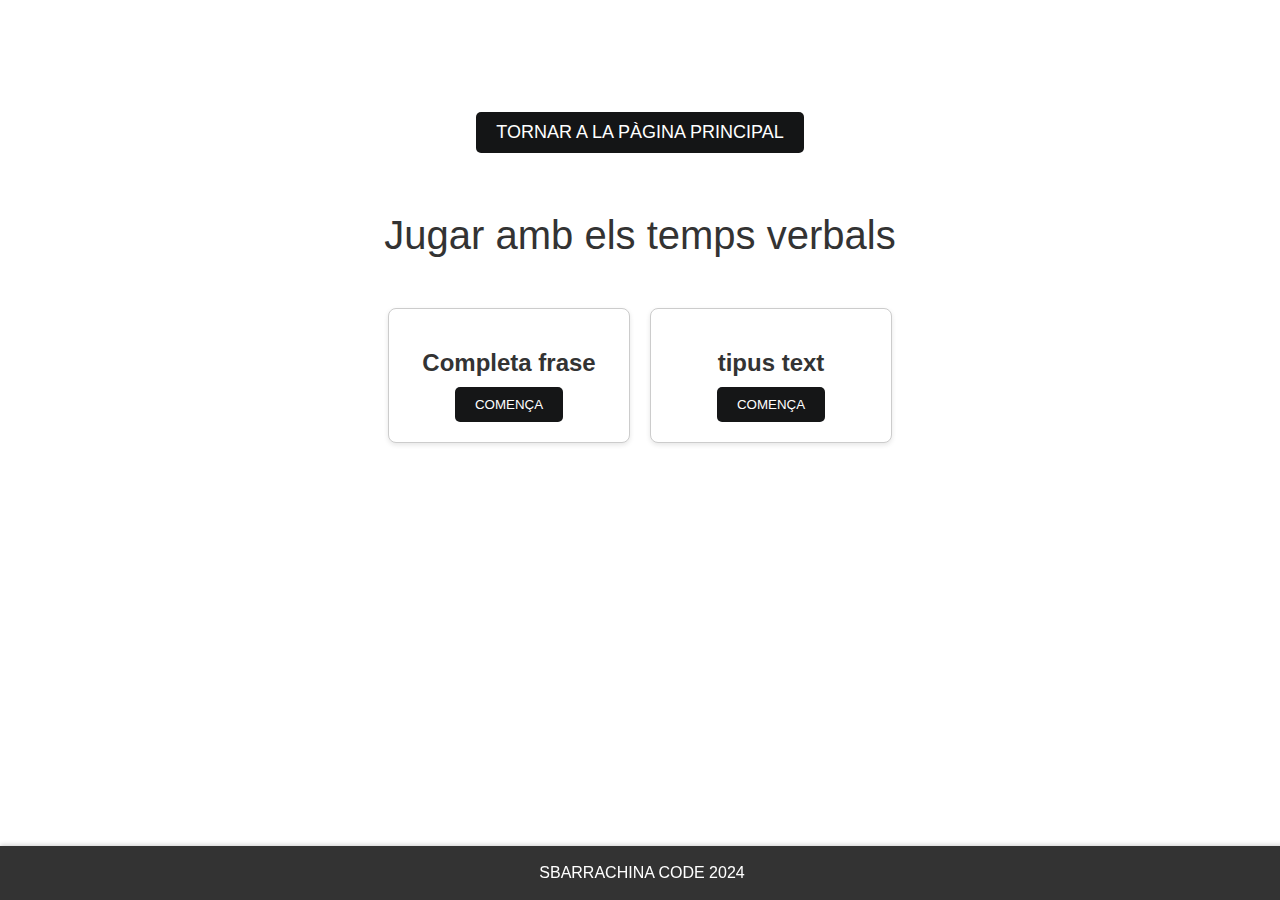
<file: Completa_frase/frase.html>
<!DOCTYPE html>
<html lang="ca">
<head>
    <meta charset="UTF-8">
    <meta name="viewport" content="width=device-width, initial-scale=1.0">
    <title>Pràctica de Verbs en Català</title>
    <link rel="stylesheet" href="styles_frase.css">
</head>
<body>
    <header>
        <h1>Verbs en Català</h1>
        <a href="/index.html" class="header-button">tornar a la pàgina principal</a>

    </header>

    <section id="intro">
        <p>Jugar amb els temps verbals </p>
    </section>
    <section id="games">
        <div class="game">
            <h2>Completa frase</h2>
            <button onclick="startFillInTheBlankGame()">Comença</button>
        </div>
    
        <div class="game">
            <h2> tipus text</h2>
            <button onclick="startConjugationGame()">Comença</button>
        </div>
    </section>
    
    <section id="fill-in-the-blank-game" class="hidden">
        <button id="close-fill-in-the-blank-game" class="close-btn">&times;</button>
        <h2>Completa la Frase</h2>
        <p id="sentence"></p>
        <input type="text" id="user-input">
        <button onclick="checkAnswer()">Comprova</button>
        <p id="result"></p>
        <button onclick="nextSentence()">Següent</button>
    </section>
    
    <section id="conjugation-game" class="hidden">
        <button id="close-conjugation-game" class="close-btn">&times;</button>
        <h2>Conjugació de Verbs</h2>
        <p id="conjugation-sentence"></p>
        <div id="conjugation-options"></div>
        <p id="conjugation-result"></p>
        <button onclick="nextConjugation()">Següent</button>
    </section>
    
    
    
    
    <footer>
        <p>Sbarrachina code 2024</p>
    </footer>

    <script src="/Completa_frase/script.js"></script>
</body>
</html>
</file>
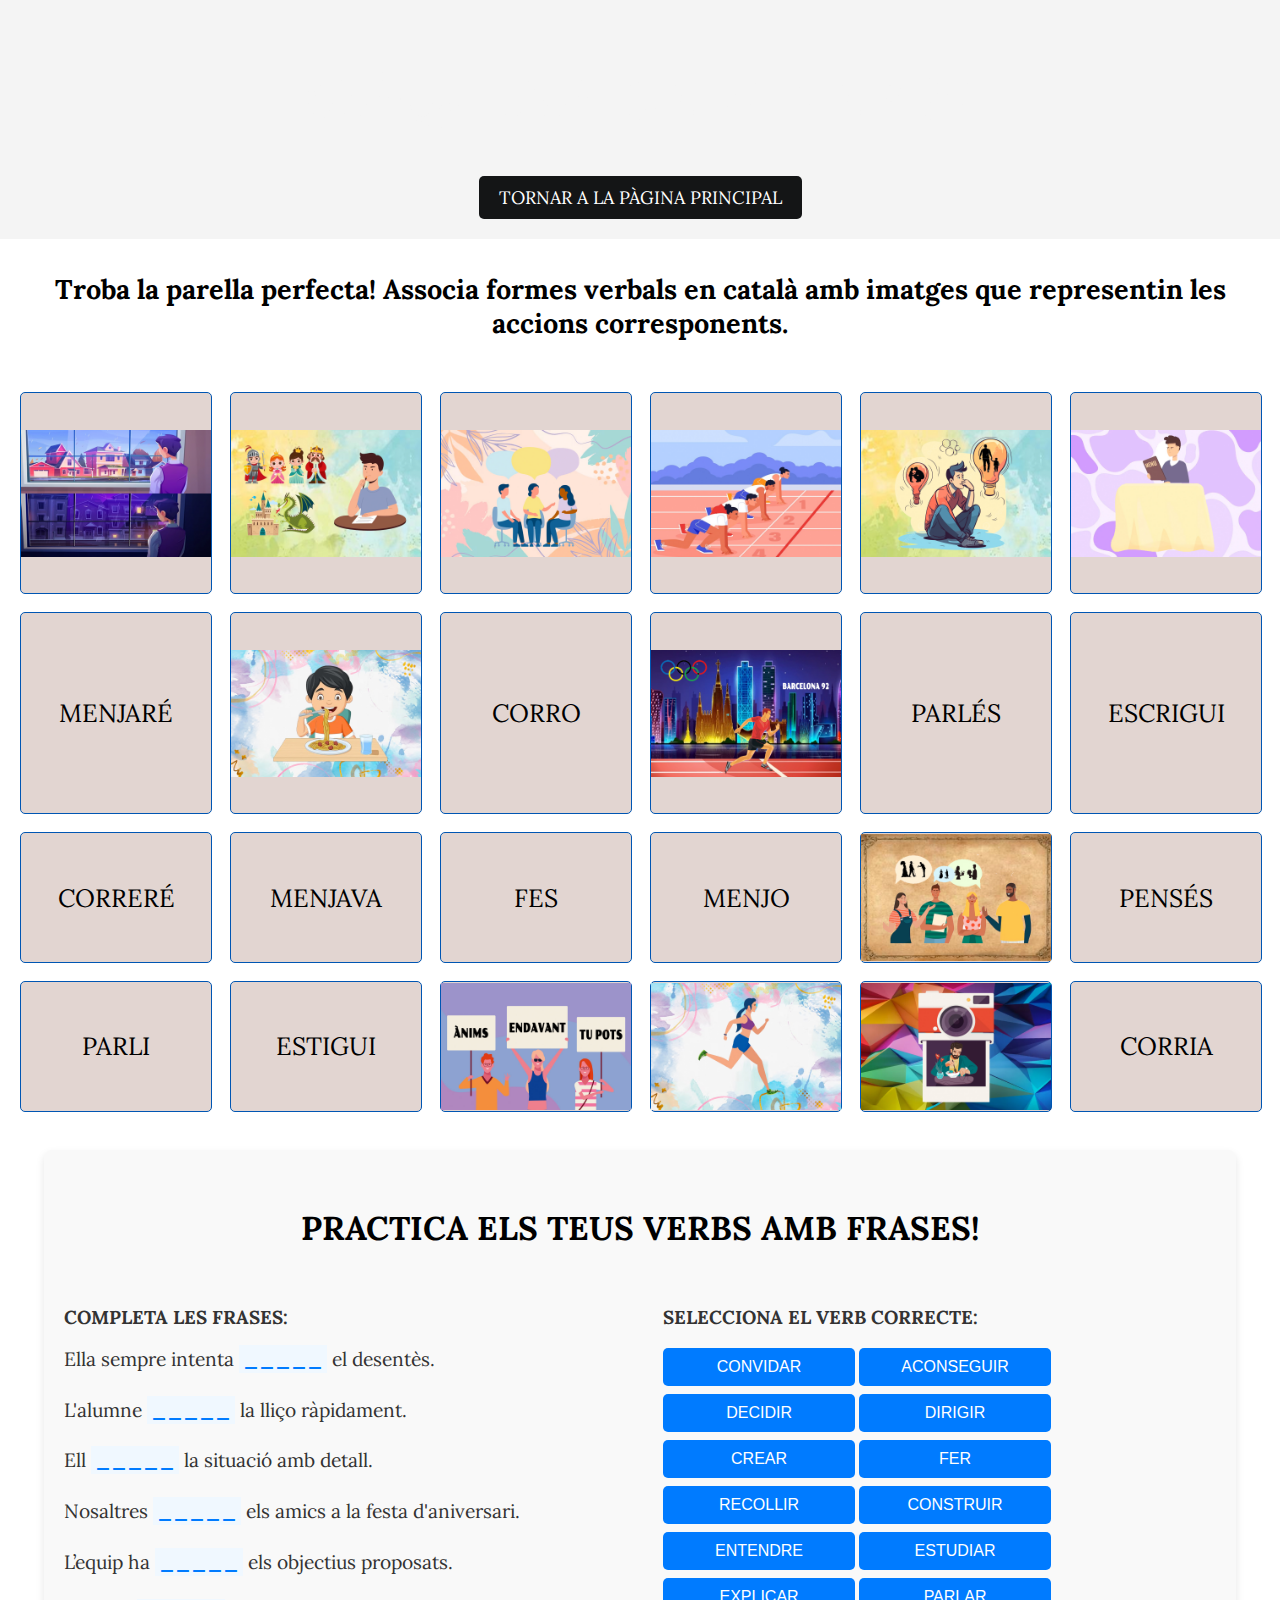
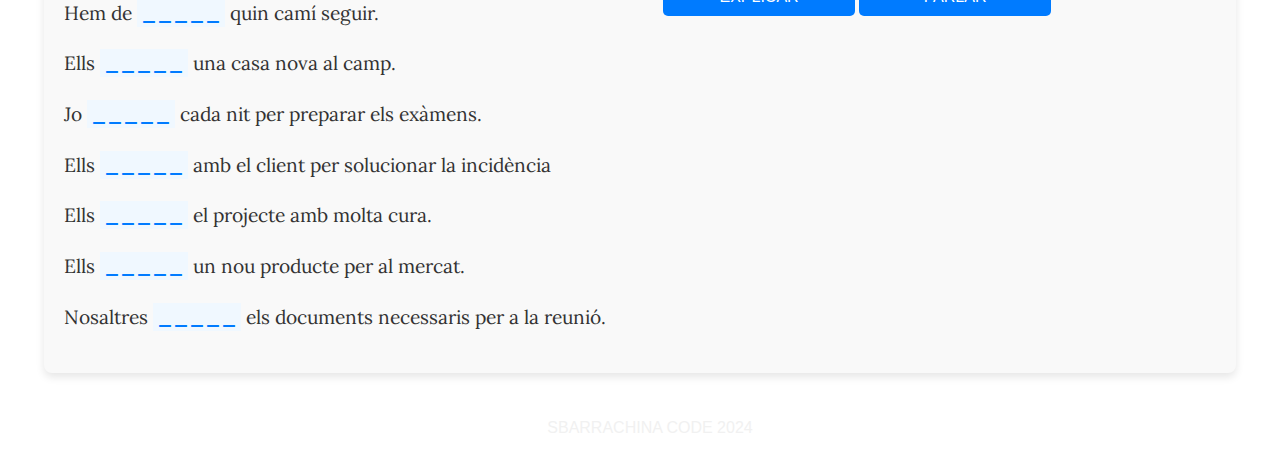
<file: parelles/parelles.html>
<!DOCTYPE html>
<html lang="ca">
  <head>
    <meta charset="UTF-8" />
    <meta name="viewport" content="width=device-width, initial-scale=1.0" />
    <title>Joc de Memòria de Verbs</title>
    <link rel="stylesheet" href="parelles_styles.css" />
  </head>
  <body>
    <header>
      <h1>Màquina dels verbs</h1>
      <a href="/index.html" class="header-button"
        >tornar a la pàgina principal</a
      >
    </header>

    <section id="game-section">
      <div class="benvinguda">
        <h2>
          Troba la parella perfecta! Associa formes verbals en català
          amb imatges que representin les accions corresponents.
        </h2>
      </div>
      <div id="game-board"></div>
    </section>

    <!-- Frases fetes + verbs joc  -->

    <section id="practice-section">
      <div class="benvinguda2">
        <h2>Practica els teus verbs amb frases!</h2>
      </div>
      <div id="phrase-game">
        <div id="phrases">
          <h3>Completa les frases:</h3>

          <div class="phrase-item">
            <p id="phrase-1">Ella sempre intenta <span class="blank" data-verb="fa">_____</span> el desentès.</p>
        </div>
          <div class="phrase-item">
            <p id="phrase-2">
              L'alumne <span class="blank" data-verb="entén">_____</span> la lliço ràpidament.
            </p>
          </div>
          <div class="phrase-item">
            <p id="phrase-3">
              Ell
              <span class="blank" data-verb="explica">_____</span> la situació amb detall. 
            </p>
          </div>
          <div class="phrase-item">
            <p id="phrase-4">
              Nosaltres <span class="blank" data-verb="convidem">_____</span> els amics a la festa d'aniversari.
            </p>
          </div>
          <div class="phrase-item">
            <p id="phrase-5">
              L’equip ha 
              <span class="blank" data-verb="aconseguit">_____</span> els objectius
              proposats.
            </p>
          </div>
          <div class="phrase-item">
            <p id="phrase-6">
              Hem de  <span class="blank" data-verb="decidir">_____</span> quin camí seguir.
            </p>
          </div>
          <div class="phrase-item">
            <p id="phrase-7">
              Ells
              <span class="blank" data-verb="construïen">_____</span> una casa nova al camp. 
            </p>
          </div>
          <div class="phrase-item">
            <p id="phrase-8">
              Jo
              <span class="blank" data-verb="estudio">_____</span> cada nit per preparar els exàmens.
            </p>
          </div>
          <div class="phrase-item">
            <p id="phrase-9">
              Ells <span class="blank" data-verb="parlen">_____</span> amb el client per solucionar la 
              incidència
            </p>
          </div>
          <div class="phrase-item">
            <p id="phrase-10">
              Ells <span class="blank" data-verb="dirigeixen">_____</span> el projecte amb molta cura.
            </p>
          </div>

          <div class="phrase-item">
            <p id="phrase-11">Ells <span class="blank" data-verb="creaven">_____</span> un nou
            producte per al mercat.
            </p>
        </div>
        <div class="phrase-item">
            <p id="phrase-12">Nosaltres <span class="blank" data-verb="recollíem">_____</span> els documents necessaris 
                per a la reunió.</p>
        </div>
        
          
        </div>
        <div id="verbs">
          <h3>Selecciona el verb correcte:</h3>
          <button class="verb-button" data-verb="convidem">convidar</button>
          <button class="verb-button" data-verb="aconseguit">aconseguir</button>
          <button class="verb-button" data-verb="decidir">decidir</button>
          <button class="verb-button" data-verb="dirigeixen">dirigir</button>
          <button class="verb-button" data-verb="creaven">crear</button>
          <button class="verb-button" data-verb="fa">fer</button>
          <button class="verb-button" data-verb="recollien">recollir </button>
          <button class="verb-button" data-verb="construïen">construir</button>
          <button class="verb-button" data-verb="entén">entendre</button>
          <button class="verb-button" data-verb="estudio">estudiar</button>
          <button class="verb-button" data-verb="explica">explicar</button>
          <button class="verb-button" data-verb="parlen">parlar</button>
        
          <div id="feedback"></div>

          <!-- Més verbs aquí -->
        </div>

      </div>
    </section>

    <footer>
      <p>Sbarrachina code 2024</p>
    </footer>

    <script src="parelles_main.js"></script>
    <script src="phrase_game.js"></script>
  </body>
</html>
</file>
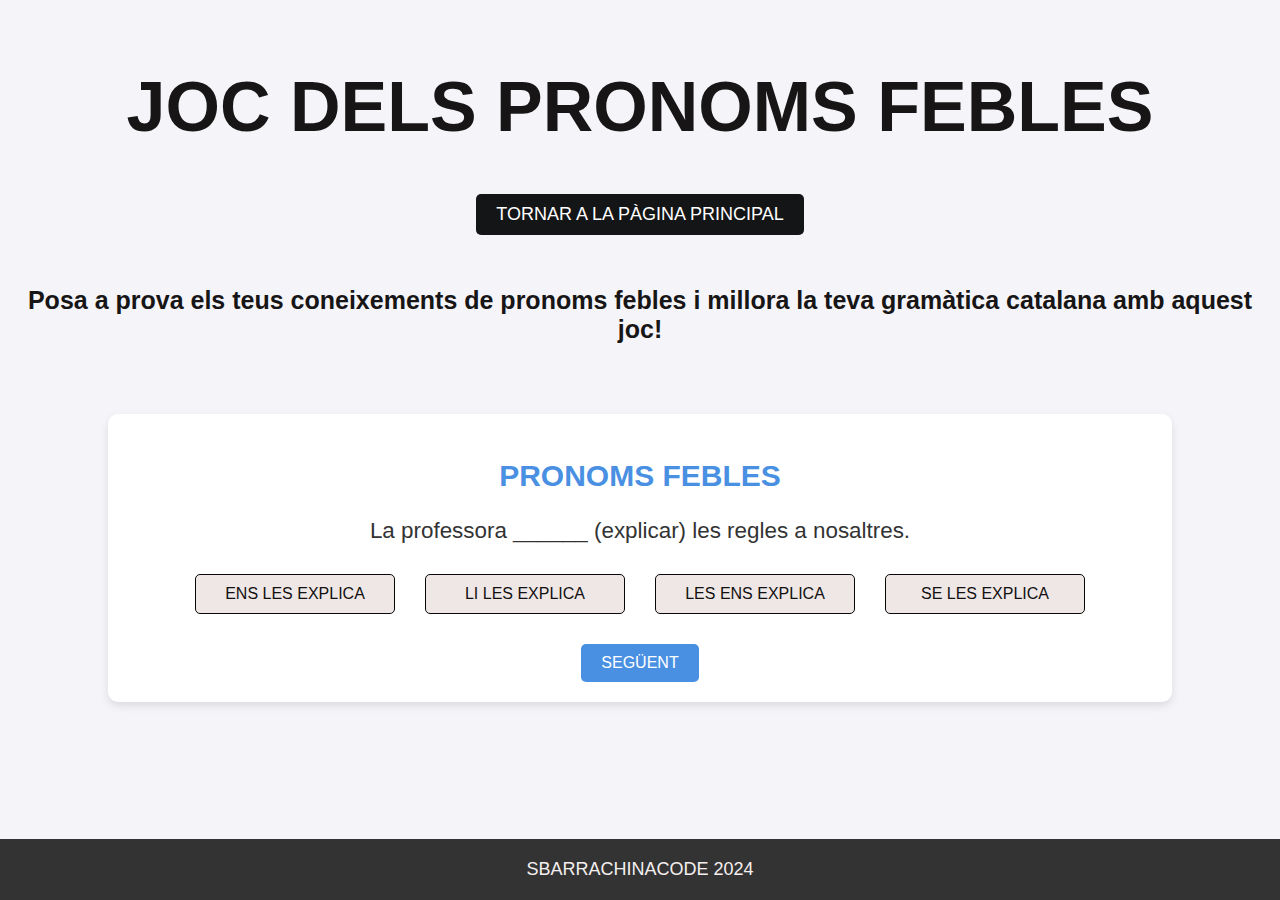
<file: pronoms/pronoms.html>
<!DOCTYPE html>
<html lang="ca">
<head>
    <meta charset="UTF-8">
    <meta name="viewport" content="width=device-width, initial-scale=1.0">
    <title>Pronoms Febles</title>
    <link rel="stylesheet" href="styles_pronom.css">
</head>
<body>
    <header>
        <h1>Joc dels Pronoms Febles</h1>
        <a href="/index.html" class="header-button"
        >tornar a la pàgina principal</a
      >
    </header>
    

    <div class="benvinguda">
        <h2>
            Posa a prova els teus coneixements de pronoms febles
             i millora la teva gramàtica catalana amb aquest  joc!
        </h2>
      </div>
      
    <section id="pronoun-game" class="hidden">
        <h2>Pronoms Febles</h2>
        <p id="pronoun-sentence"></p>
        <div id="pronoun-options"></div>
        <p id="pronoun-result"></p>
        <button id="next-button">Següent</button>
    </section>
   
    
    
    
<footer>
    SbarrachinaCode 2024
</footer>
    
    <script src="mnainp.js"></script>
</body>
</html>
</file>
<file: Completa_frase/styles_frase.css>
body {
    font-family: Arial, sans-serif;
    margin: 0;
    padding: 0;
    color: #333;
    background-image: url("https://www.creativefabrica.com/wp-content/uploads/2023/09/05/Nature-wallpaper-Graphics-78543985-1.jpg");
    background-size: cover;
}

header {
    color: white;
    text-align: center;
    padding: 20px;
}


.header-button {
    display: inline-block;
    padding: 10px 20px;
    font-size: 18px;
    color: white;
    background-color: #141516;
    border: none;
    border-radius: 5px;
    text-align: center;
    text-decoration: none;
    cursor: pointer;
    transition: background-color 0.3s ease;
    text-transform: uppercase;
}

.header-button:hover {
    background-color: #004494;
}



h1 {
    margin: 0;
    font-size: 5em;
    text-transform: uppercase;
}

#intro {
    text-align: center;
    padding: 0px;
    font-size: 2.5em;
}

#games {
    display: flex;
    flex-wrap: wrap;
    justify-content: center;
    gap: 20px;
    padding: 10px;
}

.game {
    background-color: #fff;
    border: 1px solid #ccc;
    padding: 20px;
    border-radius: 8px;
    box-shadow: 0 2px 5px rgba(0, 0, 0, 0.1);
    width: 200px;
    text-align: center;
}

.game h2 {
    font-size: 1.5em;
    margin-bottom: 10px;
}

.game button {
    background-color: #151617;
    color: white;
    border: none;
    padding: 10px 20px;
    border-radius: 5px;
    cursor: pointer;
    text-transform: uppercase;
}

.game button:hover {
    background-color: #0056b3;
}


.hidden {
    display: none;
    
}

#fill-in-the-blank-game, #conjugation-game {
    text-align: center;
    padding: 20px;
    background-color: #fff3e0;; /* Color de fons per a les opcions */

}

#fill-in-the-blank-game p, #conjugation-game p {
    font-size: 2.5em;
}

#user-input, #conjugation-input {
    padding: 10px;
    font-size: 2em;
    width: 50%;
}

#result, #conjugation-result {
    font-size: 1.2em;
    margin-top: 10px;
}

#fill-in-the-blank-game button, #conjugation-game button {
    background-color: #0a0a0b;
    color: white;
    border: none;
    padding: 10px 20px;
    border-radius: 5px;
    cursor: pointer;
    text-transform: uppercase;
    margin-top: 10px;
}

#fill-in-the-blank-game button:hover, #conjugation-game button:hover {
    background-color: #0056b3;
}


/* Estils per al joc de Conjugació de Verbs */
#conjugation-game {
    text-align: center;
    padding: 20px;
    background-color: #fff3e0; /* Color de fons diferent */
}

#conjugation-game p {
    font-size: 2.5em;
}

#conjugation-options {
    /* margin: 20px 0; */
    display: flex;
    flex-wrap: wrap; /* Permet que les opcions passin a la següent línia si no hi ha prou espai */
    justify-content: center; /* Centra les opcions horitzontalment */
    width: 50%; /* Ocupar el 50% de l'ample del contenidor principal */
    margin: 0 auto; /* Centrar el contenidor dins del seu pare */
    font-size: 1.2em;
}

.option {
    background-color: #e2d5d1; /* Color de fons per a les opcions */
    border: 1px solid #0056b3;
    padding: 10px;
    border-radius: 5px;
    margin: 10px; /* Espai entre opcions */
    cursor: pointer;
    width: 200px; /* Ample fix per a les opcions, ajusta segons sigui necessari */
    text-align: center; /* Centrar el text dins de les opcions */
    box-sizing: border-box; /* Incloure el padding i el border dins de l'ample total */
}

.option:hover {
    background-color: #0056b3;
    color: #fff;
}

.selected {
    background-color: #0056b3; /* Color de fons per a l'opció seleccionada */
    color: #fff;

}

/* Estils per al botó de tancament */
.close-btn {
    position: absolute;
    top: 10px; /* Ajusta la posició segons sigui necessari */
    right: 10px; /* Ajusta la posició segons sigui necessari */
    background: none;
    border: none;
    font-size: 20px; /* Mida de la "x" */
    color: #333; /* Color de la "x" */
    cursor: pointer;
    outline: none;
    z-index: 1000; /* Assegura que el botó està per sobre de la resta del contingut */
}

.close-btn:hover {
    color: #ff0000; /* Canvia el color al passar el ratolí per sobre */
}

/* Estils per al contenidor del joc */
#fill-in-the-blank-game, #conjugation-game {
    position: relative; /* Permet que el botó de tancament es posicioni relativament */
    width: 90%; /* Ajusta l'ample si és necessari */
    margin: 0 auto; /* Centra el contenidor */
    padding: 20px; /* Afegir espai al voltant del contingut */
  
    border: 1px solid #ccc; /* Opcional: borda al voltant del contenidor */
    border-radius: 8px; /* Opcional: borda arrodonida */
}

footer {
    background-color: #333; /* Color de fons del footer */
    color: #fff; /* Color del text */
    text-align: center; /* Centra el text horitzontalment */
    padding: 2px; /* Espai interior */
    position: fixed; /* Fixa el footer a la part inferior */
    bottom: 0; /* Posiciona el footer a la part inferior */
    width: 100%; /* Fa que el footer ocupi tot l'ample de la pàgina */
    box-shadow: 0 -1px 5px rgba(0, 0, 0, 0.2); /* Ombratge per a un efecte de profunditat */
    text-transform: uppercase;
}
</file>
<file: parelles/parelles_styles.css>
@import url('https://fonts.googleapis.com/css2?family=Lora:wght@400;700&display=swap');

body {
    font-family: 'Lora', serif;
    margin: 0;
    padding: 0;
    box-sizing: border-box;
}

header {
    text-align: center;
    padding: 20px;
    background-color: #f4f4f4;
    background-image: url("https://cdn.pixabay.com/photo/2015/09/07/07/01/banner-928216_960_720.jpg");
    color: #f4f4f4;
}

header h1 {
    font-size: 60px;
    text-transform: uppercase;
}

.header-button {
    display: inline-block;
    padding: 10px 20px;
    font-size: 18px;
    color: white;
    background-color: #141516;
    border: none;
    border-radius: 5px;
    text-align: center;
    text-decoration: none;
    cursor: pointer;
    transition: background-color 0.3s ease;
    text-transform: uppercase;
}

.header-button:hover {
    background-color: #004494;
}



#intro {
    text-align: center;
    margin: 20px;
}

.close-btn {
    position: absolute;
    top: 10px;
    right: 10px;
    background: none;
    border: none;
    font-size: 24px;
    cursor: pointer;
}

main {
    padding-bottom: 60px; /* Espacio suficiente para el footer */
}

footer {
    text-align: center;
    padding: 10px;
    color: #f1f1f1;
    position: relative; /* Cambiado de fixed a relative */
    width: 100%;
    bottom: 0;
    text-transform: uppercase;
    font-family: 'Gill Sans', 'Gill Sans MT', Calibri, 'Trebuchet MS', sans-serif;
    background-image: url("https://cdn.pixabay.com/photo/2015/09/07/07/01/banner-928216_960_720.jpg");
}

#game-board {
    display: grid;
    grid-template-columns: repeat(6, 1fr);
    grid-template-rows: repeat(2, 200px);
    gap: 20px;
    padding: 20px;
    justify-content: center;
    margin: 0 auto;
    max-width: 1800px;
}

.card {
    background-color: #e2d5d1;
    background-image: url("https://st4.depositphotos.com/15113232/41385/i/450/depositphotos_413857056-stock-photo-deck-playing-cards-blue-background.jpg");
    background-size: cover;

    border: 1px solid #0056b3;
    border-radius: 5px;
    text-align: center;
    cursor: pointer;
    transition: transform 0.3s;
    position: relative;
    display: flex;
    align-items: center;
    justify-content: center;
    width: 100%;
    height: 100%;
    font-size: 25px;
    text-transform: uppercase;
}

.card img {
    max-width: 100%;
    max-height: 100%;
}

.card p {
    font-size: 18px;
    margin: 0;
}

.card.flipped {
    background-color: #0056b3;
    color: white;
    transform: rotateY(180deg);
    

}

.card.flipped, .card.matched {
    background-color: #ec1313;
    border-color: #ec0f0f;
    background-image: url("https://img.freepik.com/premium-vector/playing-cards-green-background_859614-26.jpg");
}

.correct-message {
    position: absolute;
    top: 50%;
    left: 50%;
    transform: translate(-50%, -50%);
    background-color: rgba(23, 24, 23, 0.8);
    color: white;
    font-size: 24px;
    padding: 20px;
    border-radius: 10px;
    z-index: 1000;
    text-align: center;
}


.benvinguda{
    text-align: center;
    padding: 10px;
    font-size: 18px;
}

.benvinguda2{
    text-align: center;
    padding: 10px;
    font-size: 22px;
    text-transform: uppercase;
}



/* frases fetes + verbs */
#practice-section {
    padding: 20px;
    background-color: #f9f9f9; /* Fons suau */
    margin: 20px auto; /* Centrat amb marges ajustats */
    width: 90vw; /* Amplada màxima */
    border-radius: 8px; /* Arrodoniment de les cantonades */
    box-shadow: 0 4px 8px rgba(0, 0, 0, 0.1); /* Ombratge més destacat */
}

/* Secció de frases i verbs */
#phrase-game {
    display: flex;
    justify-content: space-between;
    align-items: flex-start;
}

#phrases, #verbs {
    width: 48%; /* Amplada ajustada per a una millor distribució */
}

#phrases h3, #verbs h3 {
    text-transform: uppercase;
    color: #333; /* Color de text neutre */
    margin-bottom: 15px; /* Espai per sota dels títols */
}

#phrases {
    margin-right: 4%; /* Espai entre les seccions */
}

/* Estils per a les frases */
.phrase-item {
    margin-bottom: 20px; /* Espai entre les frases */
}

.phrase-item p {
    margin: 0;
    font-size: 1.2em; /* Mida del text per a frases més grans */
    line-height: 1.6; /* Espai entre línies per a millorar la llegibilitat */
    color: #333; /* Color de text neutre */
}

/* Espais en blanc */
.blank {
    cursor: pointer;
    font-weight: bold;
    font-size: 1.2¡em; /* Mida del text per als espais en blanc ajustada */
    color: #007bff; /* Color del text per als espais en blanc */
    padding: 2px 4px; /* Espai dins dels espais en blanc */
    background-color: #f0f8ff; /* Fons suau per als espais en blanc */
}

/* Botons de verbs */
.verb-button {
    margin: 4px 0; /* Espai entre els botons */
    padding: 10px 15px; /* Ample i alt ajustats */
    background-color: #007bff; /* Color de fons viu */
    color: #fff;
    border: none;
    border-radius: 5px;
    cursor: pointer;
    font-size: 1em; /* Mida del text ajustada per a una millor llegibilitat */
    text-transform: uppercase;
    transition: background-color 0.3s ease;
    width: 15vw;
}

.verb-button:hover {
    background-color: #d4edda;   
    color: #141516;
}


/* Estil per als botons seleccionats */
.verb-button.selected {
    background-color: #6c757d; /* Color de fons per als botons seleccionats */
    /* Puedes ajustar el color a lo que prefieras */
}



#feedback {
    margin-top: 40px; /* Marge superior ajustat */
    font-weight: bold;
    font-size: 1.2em; /* Mida del text ajustada per al feedback */
    background-color: #d4edda; /* Color de fons per al feedback positiu */
    border-radius: 5px; /* Arrodoniment de les cantonades */
    color: #155724; /* Color de text adequat per al feedback positiu */
    text-align: center;
    width: 30vw;
    
    

}

/* Pantalles petites (mòbils) */
@media (max-width: 600px) {
    .verb-button {
        padding: 8px 12px; /* Menys padding per pantalles petites */
        font-size: 0.9em; /* Mida del text ajustada */
        width: 20vw; /* Amplada ajustada per a millor visualització en mòbils */
    }
}
</file>
<file: pronoms/styles_pronom.css>
html, body {
    height: 100%; /* Assegura que el body ocupa tota l'alçada de la finestra */
    margin: 0; /* Elimina marges per defecte */
}

body {
    display: flex;
    flex-direction: column;
    align-items: center;
    font-family: 'Arial', sans-serif;
    background-color: #f4f4f9;
    color: #333;
    background-image: url("https://img.freepik.com/vector-gratis/papel-pintado-letras-inglesas-acuarela-diseno-ludico_53876-100408.jpg");
    background-size: cover;
}

header {
    text-align: center;
    padding: 20px;
    color: #171515;
}

header h1 {
    font-size: 70px;
    text-transform: uppercase;
}

.benvinguda h2 {
    text-align: center;
    padding: 10px;
    font-size: 25px;
    color: #171515;
}

#pronoun-game {
    background-color: white;
    border-radius: 10px;
    box-shadow: 0 4px 8px rgba(0, 0, 0, 0.1);
    max-width: 80%;
    margin: 40px auto;
    padding: 20px;
    width: 100%;
}

#pronoun-game h2 {
    text-transform: uppercase;
    font-size: 30px;
}

h2 {
    color: #4a90e2;
    text-align: center;
}

#pronoun-sentence {
    font-size: 1.4rem;
    margin-bottom: 20px;
    text-align: center;
}

#pronoun-options {
    display: flex;
    flex-wrap: wrap;
    justify-content: center;
    gap: 10px;
}

button.option-btn {
    background-color: #eee7e5; /* Color de fons per a les opcions */
    color: rgb(18, 16, 16);
    cursor: pointer;
    font-size: 1rem;
    transition: background-color 0.3s;
    flex: 1 1 30%;
    max-width: 200px;
    text-transform: uppercase;
    border: 1px solid #080808;
    padding: 10px;
    border-radius: 5px;
    margin: 10px; /* Espai entre opcions */
    text-align: center; /* Centrar el text dins de les opcions */
    box-sizing: border-box; /* Incloure el padding i el border dins de l'ample total */
}

button.option-btn:hover {
    background-color: #357ab8;
    color: #f4f4f9;
}

#pronoun-result {
    font-size: 1.2rem;
    margin-top: 20px;
    text-align: center;
}

#next-button {
    background-color: #4a90e2;
    color: white;
    border: none;
    padding: 10px 20px;
    cursor: pointer;
    border-radius: 5px;
    font-size: 1rem;
    margin-top: 20px;
    display: block;
    margin-left: auto;
    margin-right: auto;
    transition: background-color 0.3s;
    text-transform: uppercase;
}

#next-button:hover {
    background-color: #357ab8;
}

.header-button {
    display: inline-block;
    padding: 10px 20px;
    font-size: 18px;
    color: white;
    background-color: #141516;
    border: none;
    border-radius: 5px;
    text-align: center;
    text-decoration: none;
    cursor: pointer;
    transition: background-color 0.3s ease;
    text-transform: uppercase;
}

.header-button:hover {
    background-color: #004494;
}

footer {
    text-align: center;
    padding: 20px;
    color: #f5efef;
    background-color: #333; /* Color de fons del footer */
    font-size: 18px;
    text-transform: uppercase;
    margin-top: auto; /* Assegura que el footer es mantingui a la part inferior */
    width: 100%; /* Amplada completa */
}
</file>
